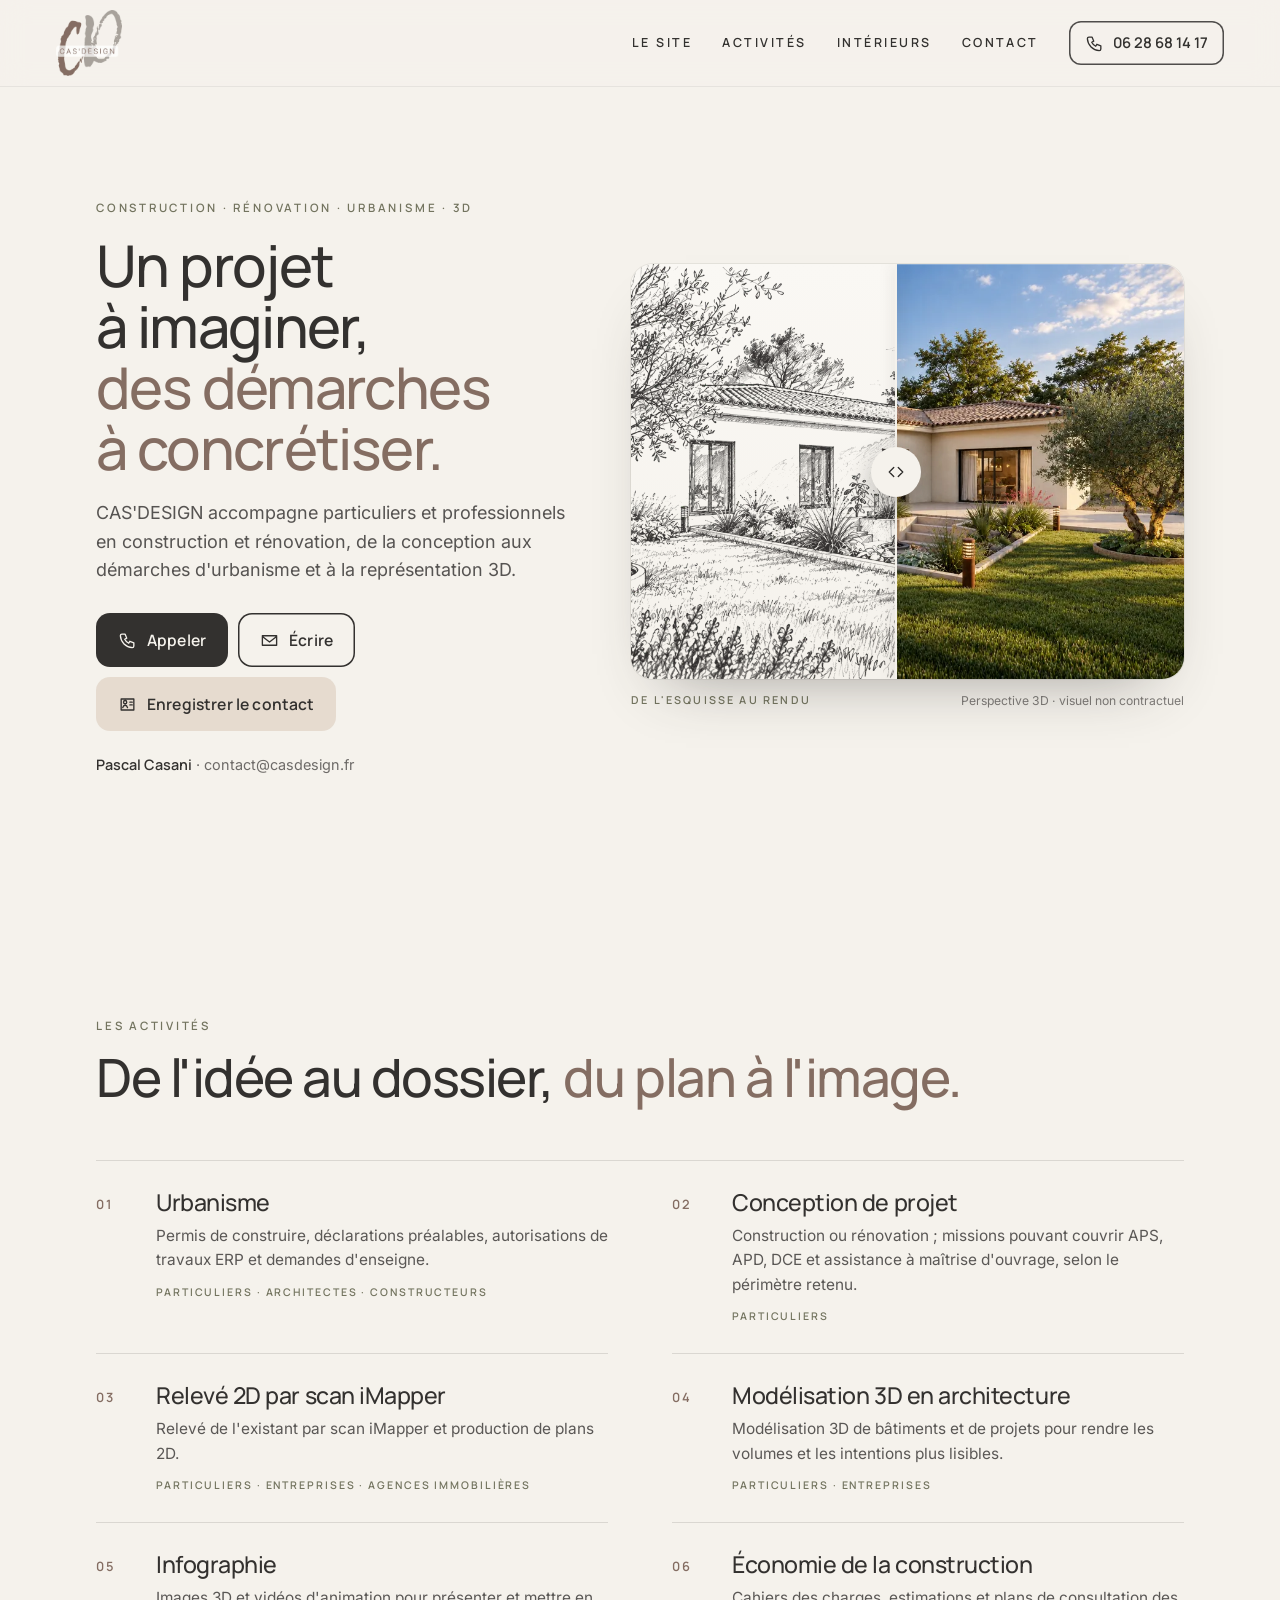
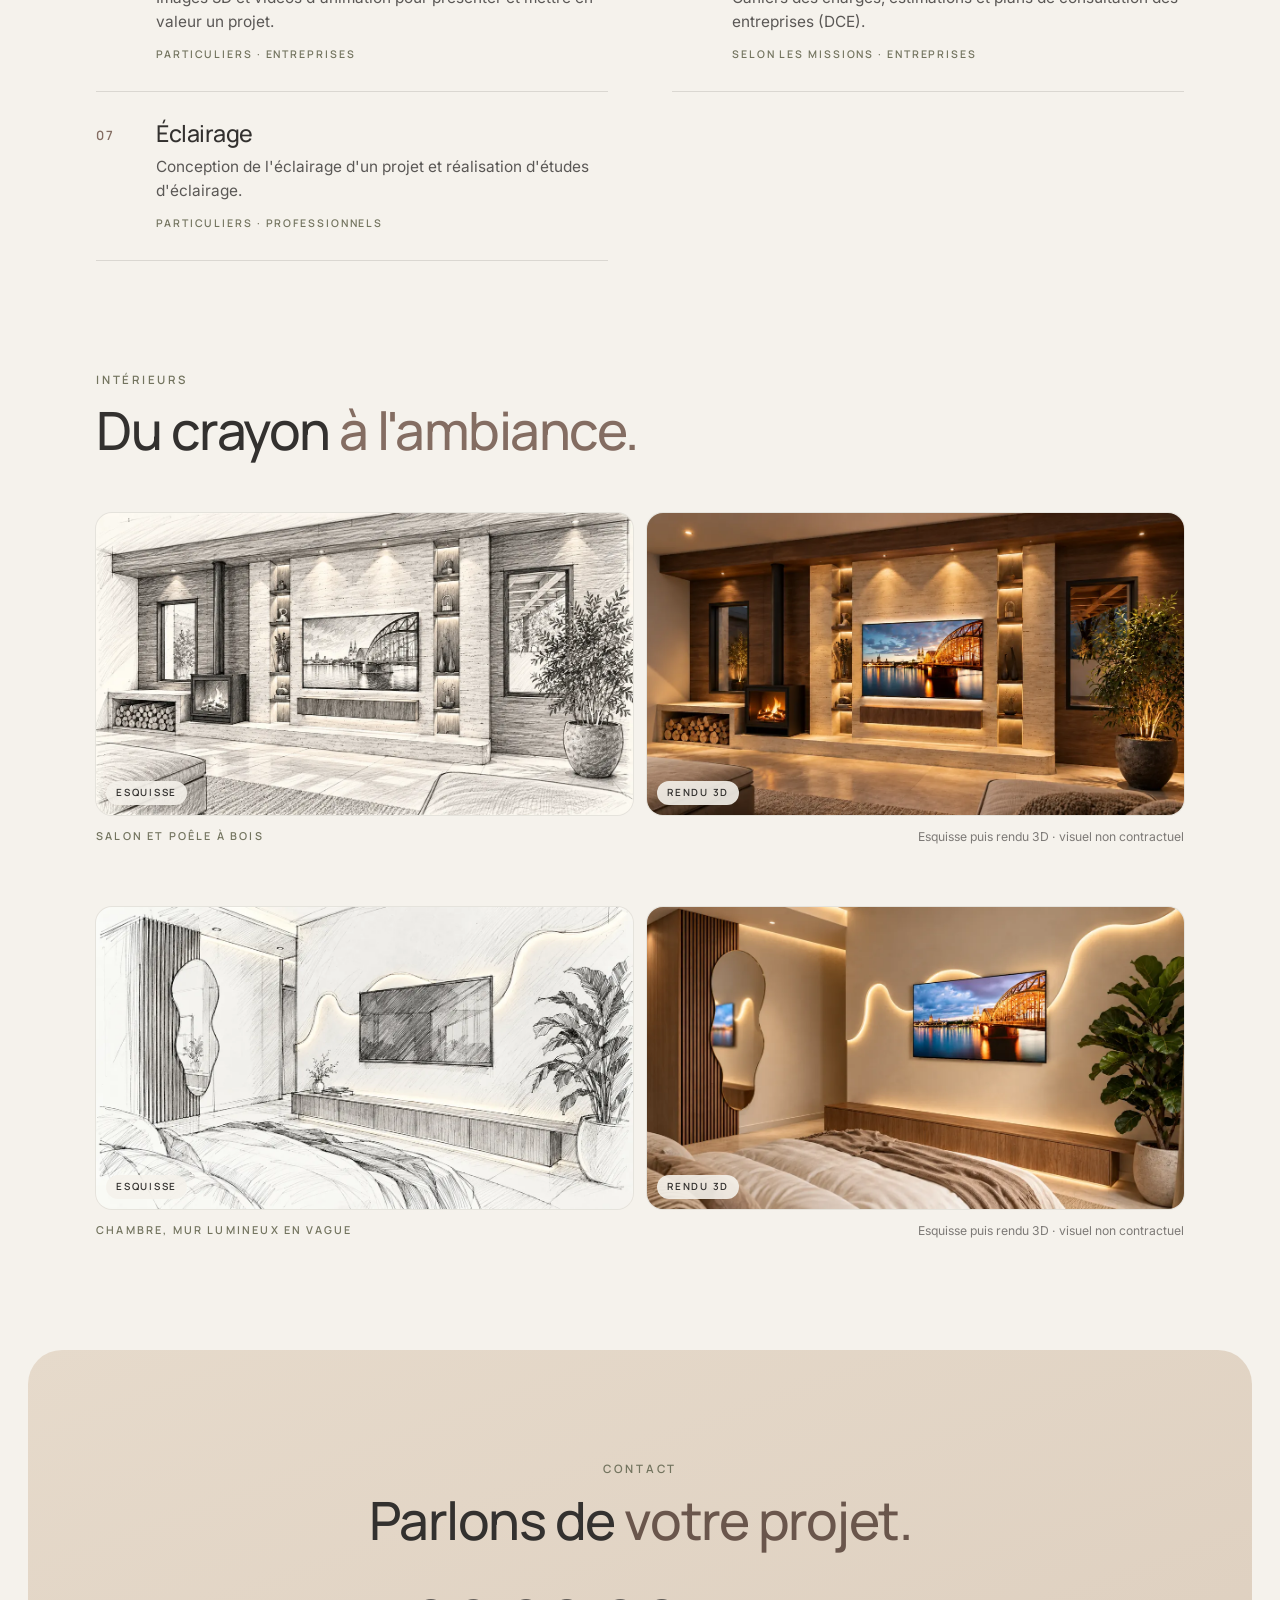
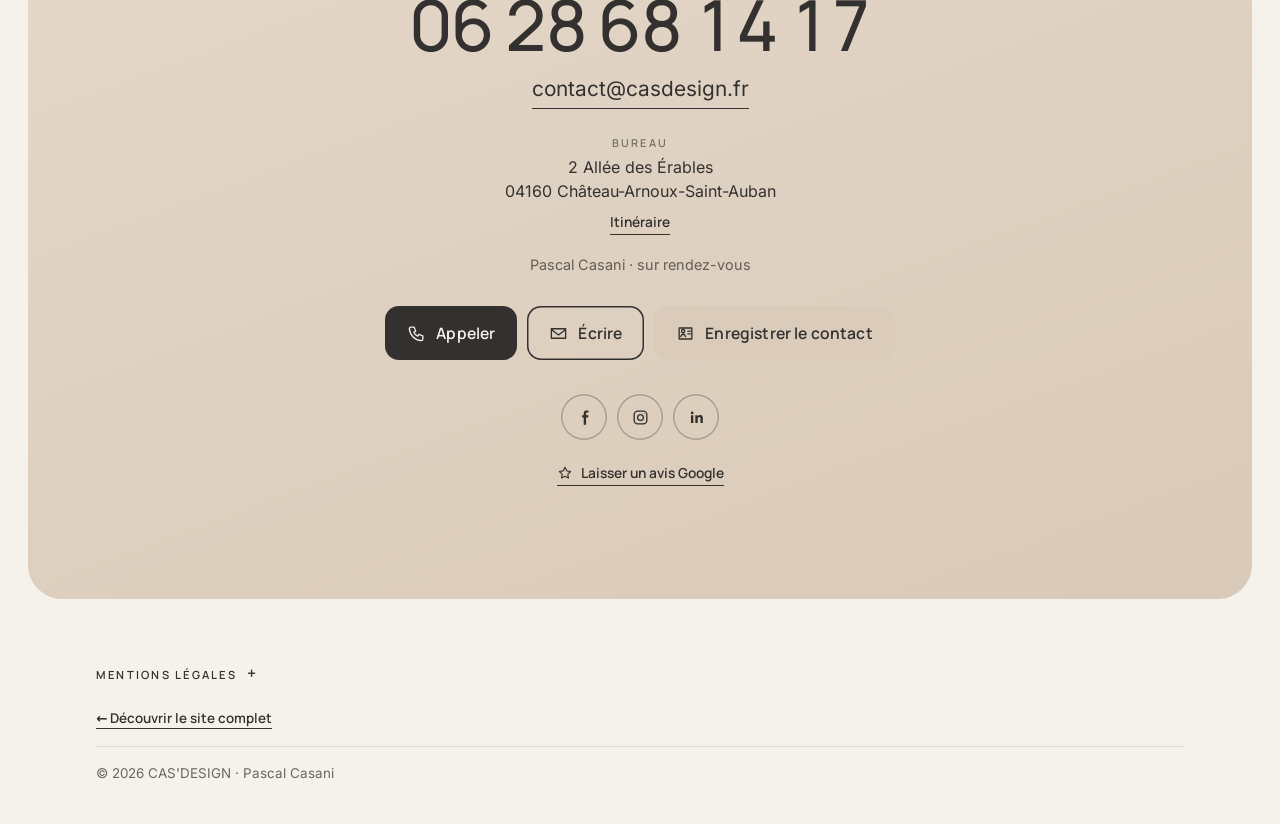
<file: contact/index.html>
<!doctype html>
<html lang="fr">
<head>
<meta charset="utf-8">
<meta name="viewport" content="width=device-width, initial-scale=1, viewport-fit=cover">
<title>CAS'DESIGN — Pascal Casani · Urbanisme, conception et 3D à Château-Arnoux-Saint-Auban</title>
<meta name="description" content="CAS'DESIGN accompagne particuliers et professionnels en construction et rénovation, de la conception aux démarches d'urbanisme et à la représentation 3D. Bureau à Château-Arnoux-Saint-Auban (04). 06 28 68 14 17.">
<meta name="robots" content="noindex, nofollow">
<meta name="theme-color" content="#f5f2ec">
<meta name="format-detection" content="telephone=no">
<link rel="canonical" href="https://casdesign.fr/contact/">
<meta property="og:type" content="website">
<meta property="og:url" content="https://casdesign.fr/contact/">
<meta property="og:title" content="CAS'DESIGN — Un projet à imaginer, des démarches à concrétiser">
<meta property="og:description" content="Urbanisme, conception de projet, relevés, modélisation et images 3D. Pascal Casani · 06 28 68 14 17.">
<meta property="og:image" content="https://casdesign.fr/contact/assets/img/og.jpg">
<link rel="icon" href="assets/img/favicon.png" type="image/png">
<link rel="apple-touch-icon" href="assets/img/apple-touch-icon.png">
<link rel="preload" href="assets/fonts/manrope-latin-wght.woff2" as="font" type="font/woff2" crossorigin>
<link rel="preload" href="assets/fonts/inter-latin-wght.woff2" as="font" type="font/woff2" crossorigin>
<link rel="stylesheet" href="assets/css/style.css">
<script>document.documentElement.classList.add('js');</script>
<script type="application/ld+json">
{
  "@context": "https://schema.org",
  "@type": "ProfessionalService",
  "name": "CAS'DESIGN",
  "url": "https://casdesign.fr/",
  "telephone": "+33628681417",
  "email": "contact@casdesign.fr",
  "image": "https://casdesign.fr/assets/img/og.jpg",
  "founder": { "@type": "Person", "name": "Pascal Casani" },
  "address": {
    "@type": "PostalAddress",
    "streetAddress": "2 Allée des Érables",
    "postalCode": "04160",
    "addressLocality": "Château-Arnoux-Saint-Auban",
    "addressCountry": "FR"
  },
  "hasMap": "https://www.google.com/maps/place/?q=place_id:ChIJwagvKvujyxIRV45Y_J3KJ5k",
  "sameAs": [
    "https://www.facebook.com/CasDesign06",
    "https://www.instagram.com/cas___design/",
    "https://www.linkedin.com/in/pascal-casani-aa1874324"
  ],
  "description": "Urbanisme, conception de projet, relevés 2D, modélisation 3D, infographie, économie de la construction et éclairage."
}
</script>
</head>
<body>

<header class="top">
  <a class="top__brand" href="#accueil" aria-label="CAS'DESIGN — haut de page">
    <img src="assets/img/logo-360.webp" srcset="assets/img/logo-360.webp 1x, assets/img/logo-720.webp 2x" alt="CAS'DESIGN" width="360" height="362">
  </a>
  <nav class="top__nav" aria-label="Navigation">
    <a href="../" data-apercu>Le site</a>
    <a href="#activites">Activités</a>
    <a href="#interieurs">Intérieurs</a>
    <a href="#contact">Contact</a>
  </nav>
  <a class="top__call" href="tel:+33628681417">
    <svg viewBox="0 0 24 24" aria-hidden="true"><path d="M5 4h4l2 5-2.5 1.5a11 11 0 0 0 5 5L15 13l5 2v4a2 2 0 0 1-2 2A16 16 0 0 1 3 6a2 2 0 0 1 2-2z"/></svg>
    <span>06 28 68 14 17</span>
  </a>
</header>

<main id="accueil">

<!-- ============ PRÉSENTATION ============ -->
<section class="hero">
  <div class="hero__txt">
    <p class="eyebrow">Construction · Rénovation · Urbanisme · 3D</p>
    <h1 class="hero__title">Un projet à imaginer, <span>des démarches à concrétiser.</span></h1>
    <p class="hero__lead">CAS'DESIGN accompagne particuliers et professionnels en construction et rénovation, de la conception aux démarches d'urbanisme et à la représentation 3D.</p>
    <div class="actions">
      <a class="btn btn--dark" href="tel:+33628681417">
        <svg viewBox="0 0 24 24" aria-hidden="true"><path d="M5 4h4l2 5-2.5 1.5a11 11 0 0 0 5 5L15 13l5 2v4a2 2 0 0 1-2 2A16 16 0 0 1 3 6a2 2 0 0 1 2-2z"/></svg>
        Appeler
      </a>
      <a class="btn btn--line" href="mailto:contact@casdesign.fr">
        <svg viewBox="0 0 24 24" aria-hidden="true"><path d="M3 6h18v12H3zM3 7l9 7 9-7"/></svg>
        Écrire
      </a>
      <a class="btn btn--soft" href="pascal-casani.vcf" download>
        <svg viewBox="0 0 24 24" aria-hidden="true"><path d="M4 5h16v14H4zM9 11a2 2 0 1 0 0-4 2 2 0 0 0 0 4zM6 16c.5-2 1.6-3 3-3s2.5 1 3 3M15 9h3M15 12.5h3"/></svg>
        Enregistrer le contact
      </a>
    </div>
    <p class="hero__sign"><b>Pascal Casani</b> · contact@casdesign.fr</p>
  </div>

  <!-- same house, as a sketch and as a render: drag the handle -->
  <figure class="view" data-compare>
    <div class="view__stage">
      <picture class="view__sketch">
        <source media="(max-width: 760px)" srcset="assets/img/maison-esquisse-720.webp">
        <img src="assets/img/maison-esquisse-1200.webp" alt="Esquisse au crayon d'une maison de plain-pied et de son jardin" width="1200" height="675" fetchpriority="high">
      </picture>
      <picture class="view__render">
        <source media="(max-width: 760px)" srcset="assets/img/maison-rendu-720.webp">
        <img src="assets/img/maison-rendu-1200.webp" alt="La même maison en perspective 3D" width="1200" height="675">
      </picture>
      <div class="view__handle" role="slider" tabindex="0" aria-label="Passer de l'esquisse au rendu 3D" aria-valuemin="0" aria-valuemax="100" aria-valuenow="50">
        <i></i><span><svg viewBox="0 0 24 24" aria-hidden="true"><path d="M9 6l-6 6 6 6M15 6l6 6-6 6"/></svg></span>
      </div>
    </div>
    <figcaption><span>De l'esquisse au rendu</span><span>Perspective 3D · visuel non contractuel</span></figcaption>
  </figure>
</section>

<!-- ============ ACTIVITÉS ============ -->
<section class="acts" id="activites">
  <header class="sec-head">
    <p class="eyebrow reveal">Les activités</p>
    <h2 class="reveal">De l'idée au dossier, <span>du plan à l'image.</span></h2>
  </header>
  <ol class="acts__list">
    <li class="act reveal">
      <span class="act__n">01</span>
      <div>
        <h3>Urbanisme</h3>
        <p>Permis de construire, déclarations préalables, autorisations de travaux ERP et demandes d'enseigne.</p>
        <p class="act__for">Particuliers · Architectes · Constructeurs</p>
      </div>
    </li>
    <li class="act reveal">
      <span class="act__n">02</span>
      <div>
        <h3>Conception de projet</h3>
        <p>Construction ou rénovation ; missions pouvant couvrir APS, APD, DCE et assistance à maîtrise d'ouvrage, selon le périmètre retenu.</p>
        <p class="act__for">Particuliers</p>
      </div>
    </li>
    <li class="act reveal">
      <span class="act__n">03</span>
      <div>
        <h3>Relevé 2D par scan iMapper</h3>
        <p>Relevé de l'existant par scan iMapper et production de plans 2D.</p>
        <p class="act__for">Particuliers · Entreprises · Agences immobilières</p>
      </div>
    </li>
    <li class="act reveal">
      <span class="act__n">04</span>
      <div>
        <h3>Modélisation 3D en architecture</h3>
        <p>Modélisation 3D de bâtiments et de projets pour rendre les volumes et les intentions plus lisibles.</p>
        <p class="act__for">Particuliers · Entreprises</p>
      </div>
    </li>
    <li class="act reveal">
      <span class="act__n">05</span>
      <div>
        <h3>Infographie</h3>
        <p>Images 3D et vidéos d'animation pour présenter et mettre en valeur un projet.</p>
        <p class="act__for">Particuliers · Entreprises</p>
      </div>
    </li>
    <li class="act reveal">
      <span class="act__n">06</span>
      <div>
        <h3>Économie de la construction</h3>
        <p>Cahiers des charges, estimations et plans de consultation des entreprises (DCE).</p>
        <p class="act__for">Selon les missions · Entreprises</p>
      </div>
    </li>
    <li class="act reveal">
      <span class="act__n">07</span>
      <div>
        <h3>Éclairage</h3>
        <p>Conception de l'éclairage d'un projet et réalisation d'études d'éclairage.</p>
        <p class="act__for">Particuliers · Professionnels</p>
      </div>
    </li>
    <!-- 08 · Audit énergétique : à ajouter après confirmation du partenariat et de son périmètre -->
  </ol>
</section>

<!-- ============ INTÉRIEURS ============ -->
<section class="works" id="interieurs">
  <header class="sec-head">
    <p class="eyebrow reveal">Intérieurs</p>
    <h2 class="reveal">Du crayon <span>à l'ambiance.</span></h2>
  </header>
  <div class="works__list">
    <figure class="duo reveal">
      <div class="duo__row">
        <div class="duo__img">
          <picture>
            <source media="(max-width: 760px)" srcset="assets/img/salon-esquisse-720.webp">
            <img src="assets/img/salon-esquisse-1200.webp" alt="Esquisse au crayon d'un salon : poêle à bois, niches éclairées et écran mural" width="1200" height="675" loading="lazy">
          </picture>
          <span class="duo__tag">Esquisse</span>
        </div>
        <div class="duo__img">
          <picture>
            <source media="(max-width: 760px)" srcset="assets/img/salon-rendu-720.webp">
            <img src="assets/img/salon-rendu-1200.webp" alt="Le même salon en rendu 3D, éclairage chaleureux" width="1200" height="675" loading="lazy">
          </picture>
          <span class="duo__tag">Rendu 3D</span>
        </div>
      </div>
      <figcaption><span>Salon et poêle à bois</span><span>Esquisse puis rendu 3D · visuel non contractuel</span></figcaption>
    </figure>
    <figure class="duo reveal">
      <div class="duo__row">
        <div class="duo__img">
          <picture>
            <source media="(max-width: 760px)" srcset="assets/img/chambre-esquisse-720.webp">
            <img src="assets/img/chambre-esquisse-1200.webp" alt="Esquisse au crayon d'une chambre : miroir aux formes organiques, claustra en bois et mur lumineux en vague" width="1200" height="675" loading="lazy">
          </picture>
          <span class="duo__tag">Esquisse</span>
        </div>
        <div class="duo__img">
          <picture>
            <source media="(max-width: 760px)" srcset="assets/img/chambre-rendu-720.webp">
            <img src="assets/img/chambre-rendu-1200.webp" alt="La même chambre en rendu 3D" width="1200" height="675" loading="lazy">
          </picture>
          <span class="duo__tag">Rendu 3D</span>
        </div>
      </div>
      <figcaption><span>Chambre, mur lumineux en vague</span><span>Esquisse puis rendu 3D · visuel non contractuel</span></figcaption>
    </figure>
  </div>
</section>

<!-- ============ CONTACT ============ -->
<section class="contact" id="contact">
  <div class="contact__in">
    <p class="eyebrow reveal">Contact</p>
    <h2 class="reveal">Parlons de <span>votre projet.</span></h2>
    <a class="contact__tel reveal" href="tel:+33628681417">06 28 68 14 17</a>
    <a class="contact__mail reveal" href="mailto:contact@casdesign.fr">contact@casdesign.fr</a>
    <p class="contact__addr reveal"><b>Bureau</b>2 Allée des Érables<br>04160 Château-Arnoux-Saint-Auban</p>
    <a class="contact__map reveal" href="https://www.google.com/maps/search/?api=1&amp;query=CAS%27DESIGN%20Ch%C3%A2teau-Arnoux-Saint-Auban&amp;query_place_id=ChIJwagvKvujyxIRV45Y_J3KJ5k" target="_blank" rel="noopener">Itinéraire</a>
    <p class="contact__note reveal">Pascal Casani · sur rendez-vous</p>
    <div class="actions actions--center reveal">
      <a class="btn btn--dark" href="tel:+33628681417">
        <svg viewBox="0 0 24 24" aria-hidden="true"><path d="M5 4h4l2 5-2.5 1.5a11 11 0 0 0 5 5L15 13l5 2v4a2 2 0 0 1-2 2A16 16 0 0 1 3 6a2 2 0 0 1 2-2z"/></svg>
        Appeler
      </a>
      <a class="btn btn--line" href="mailto:contact@casdesign.fr">
        <svg viewBox="0 0 24 24" aria-hidden="true"><path d="M3 6h18v12H3zM3 7l9 7 9-7"/></svg>
        Écrire
      </a>
      <a class="btn btn--soft" href="pascal-casani.vcf" download>
        <svg viewBox="0 0 24 24" aria-hidden="true"><path d="M4 5h16v14H4zM9 11a2 2 0 1 0 0-4 2 2 0 0 0 0 4zM6 16c.5-2 1.6-3 3-3s2.5 1 3 3M15 9h3M15 12.5h3"/></svg>
        Enregistrer le contact
      </a>
    </div>
    <ul class="social reveal" aria-label="Réseaux sociaux">
      <li><a href="https://www.facebook.com/CasDesign06" target="_blank" rel="noopener" aria-label="Facebook"><svg viewBox="0 0 24 24" aria-hidden="true"><path d="M14 9V7.2c0-.9.3-1.4 1.5-1.4H17V3h-2.4C11.9 3 11 4.6 11 6.9V9H9v3h2v9h3v-9h2.6l.4-3z"/></svg></a></li>
      <li><a href="https://www.instagram.com/cas___design/" target="_blank" rel="noopener" aria-label="Instagram"><svg viewBox="0 0 24 24" aria-hidden="true" class="is-line"><rect x="4" y="4" width="16" height="16" rx="4.5"/><circle cx="12" cy="12" r="3.6"/><circle cx="16.7" cy="7.3" r=".6"/></svg></a></li>
      <li><a href="https://www.linkedin.com/in/pascal-casani-aa1874324" target="_blank" rel="noopener" aria-label="LinkedIn"><svg viewBox="0 0 24 24" aria-hidden="true"><path d="M5 9h3v10H5zM6.5 4.5a1.75 1.75 0 1 1 0 3.5 1.75 1.75 0 0 1 0-3.5zM10.5 9h2.9v1.4h.1c.5-.9 1.6-1.7 3.1-1.7 2.8 0 3.4 1.8 3.4 4.2V19h-3v-5.3c0-1.3-.3-2.2-1.5-2.2s-1.9.9-1.9 2.2V19h-3.1z"/></svg></a></li>
    </ul>
    <a class="contact__review reveal" href="https://search.google.com/local/writereview?placeid=ChIJwagvKvujyxIRV45Y_J3KJ5k" target="_blank" rel="noopener">
      <svg viewBox="0 0 24 24" aria-hidden="true"><path d="M12 3.5l2.6 5.3 5.9.9-4.3 4.1 1 5.8-5.2-2.7-5.2 2.7 1-5.8-4.3-4.1 5.9-.9z"/></svg>
      Laisser un avis Google
    </a>
  </div>
</section>

</main>

<footer class="foot">
  <details class="legal">
    <summary>Mentions légales</summary>
    <div class="legal__in">
      <p><b>Éditeur du site</b><br>Les mentions complètes (éditeur, immatriculation, hébergeur) figureront sur la version définitive.</p>
      <p><b>Données personnelles et cookies</b><br>Ce site ne dépose aucun cookie, n'utilise aucun traceur et ne contient aucun formulaire. Les informations que vous transmettez par téléphone ou par e-mail servent uniquement à répondre à votre demande. Vous pouvez demander leur accès, leur rectification ou leur suppression à contact@casdesign.fr.</p>
      <p><b>Propriété intellectuelle</b><br>Les textes, esquisses, plans, modélisations et images 3D de ce site appartiennent à CAS'DESIGN ou sont présentés avec l'accord de leurs titulaires. Toute reproduction est soumise à autorisation. Les perspectives 3D sont des images de synthèse, non contractuelles.</p>
    </div>
  </details>
  <p class="foot__site" data-apercu><a href="../">← Découvrir le site complet</a></p>
  <p class="foot__base">© <span data-year>2026</span> CAS'DESIGN · Pascal Casani</p>
</footer>

<!-- quick actions, always at hand on a phone -->
<nav class="dock" aria-label="Contact rapide">
  <a href="tel:+33628681417"><svg viewBox="0 0 24 24" aria-hidden="true"><path d="M5 4h4l2 5-2.5 1.5a11 11 0 0 0 5 5L15 13l5 2v4a2 2 0 0 1-2 2A16 16 0 0 1 3 6a2 2 0 0 1 2-2z"/></svg>Appeler</a>
  <a href="mailto:contact@casdesign.fr"><svg viewBox="0 0 24 24" aria-hidden="true"><path d="M3 6h18v12H3zM3 7l9 7 9-7"/></svg>Écrire</a>
  <a href="pascal-casani.vcf" download><svg viewBox="0 0 24 24" aria-hidden="true"><path d="M4 5h16v14H4zM9 11a2 2 0 1 0 0-4 2 2 0 0 0 0 4zM6 16c.5-2 1.6-3 3-3s2.5 1 3 3M15 9h3M15 12.5h3"/></svg>Contact</a>
</nav>

<script src="assets/js/main.js" defer></script>
</body>
</html>
</file>
<file: contact/assets/css/style.css>
/* ==========================================================================
   CAS'DESIGN — page de présentation (étape 01)
   Palette et typographies du brief : ivoire, sable, pierre, taupe, olive, anthracite · Manrope + Inter
   ========================================================================== */

@font-face { font-family: "Manrope"; src: url("../fonts/manrope-latin-wght.woff2") format("woff2"); font-weight: 200 800; font-style: normal; font-display: swap; }
@font-face { font-family: "Inter"; src: url("../fonts/inter-latin-wght.woff2") format("woff2"); font-weight: 100 900; font-style: normal; font-display: swap; }

:root {
  --ivoire: #f5f2ec;
  --sable: #d9c9b8;
  --pierre: #a8a29c;
  --taupe: #846d62;
  --taupe-fonce: #6a564c;      /* taupe assombri : même teinte, lisible en petit corps */
  --olive: #73745f;
  --anthracite: #33312f;

  --f-title: "Manrope", system-ui, sans-serif;
  --f-text: "Inter", system-ui, sans-serif;
  --ease: cubic-bezier(.22, 1, .36, 1);
  --pad: clamp(20px, 5vw, 56px);
  --max: 1200px;
}

*, *::before, *::after { box-sizing: border-box; margin: 0; padding: 0; }
html { -webkit-text-size-adjust: 100%; scroll-behavior: smooth; scroll-padding-top: 84px; }
body {
  font-family: var(--f-text); font-size: 1rem; line-height: 1.6; color: var(--anthracite); background: var(--ivoire);
  -webkit-font-smoothing: antialiased; text-rendering: optimizeLegibility; overflow-x: hidden;
}
img, svg { display: block; max-width: 100%; }
a { color: inherit; text-decoration: none; }
ol, ul { list-style: none; }
:focus-visible { outline: 2px solid var(--taupe-fonce); outline-offset: 3px; border-radius: 6px; }
::selection { background: var(--taupe); color: var(--ivoire); }

.eyebrow { font-family: var(--f-title); font-weight: 600; font-size: .72rem; letter-spacing: .24em; text-transform: uppercase; color: var(--olive); }

h1, h2, h3 { font-family: var(--f-title); font-weight: 500; letter-spacing: -.028em; line-height: 1.06; text-wrap: balance; }
h1 span, h2 span { color: var(--taupe); }

/* ---------- boutons ---------- */
.btn {
  display: inline-flex; align-items: center; justify-content: center; gap: 10px; min-height: 54px; padding: 0 22px; border-radius: 14px;
  font-family: var(--f-title); font-weight: 600; font-size: .98rem; letter-spacing: .01em; white-space: nowrap;
  transition: transform .5s var(--ease), background .3s, color .3s, box-shadow .3s;
}
.btn svg, .top__call svg, .dock svg { width: 19px; height: 19px; flex: none; fill: none; stroke: currentColor; stroke-width: 1.7; stroke-linecap: round; stroke-linejoin: round; }
.btn:active { transform: scale(.97); }
.btn--dark { background: var(--anthracite); color: var(--ivoire); }
.btn--line { box-shadow: inset 0 0 0 1.5px var(--anthracite); }
.btn--soft { background: rgba(217, 201, 184, .55); }
@media (hover: hover) {
  .btn:hover { transform: translateY(-2px); }
  .btn--dark:hover { background: var(--taupe-fonce); }
  .btn--line:hover { background: var(--anthracite); color: var(--ivoire); }
  .btn--soft:hover { background: var(--sable); }
}
.actions { display: flex; flex-wrap: wrap; gap: 10px; }
.actions--center { justify-content: center; }

/* ---------- en-tête ---------- */
.top {
  position: sticky; top: 0; z-index: 50; display: flex; align-items: center; justify-content: space-between; gap: 16px;
  padding: 10px var(--pad); background: rgba(245, 242, 236, .86); backdrop-filter: blur(14px); -webkit-backdrop-filter: blur(14px);
  border-bottom: 1px solid rgba(51, 49, 47, .07);
}
.top__brand img { width: 58px; height: auto; }
.top__nav { display: none; gap: 30px; font-family: var(--f-title); font-weight: 600; font-size: .78rem; letter-spacing: .2em; text-transform: uppercase; }
.top__nav a { padding: 8px 0; background: linear-gradient(currentColor, currentColor) 0 100% / 0 1.5px no-repeat; transition: background-size .5s var(--ease); }
.top__nav a:hover { background-size: 100% 1.5px; }
.top__call { display: inline-flex; align-items: center; gap: 9px; min-height: 44px; padding: 0 16px; border-radius: 12px; font-family: var(--f-title); font-weight: 600; font-size: .92rem; box-shadow: inset 0 0 0 1.5px rgba(51, 49, 47, .85); transition: background .3s, color .3s; }
.top__call:hover { background: var(--anthracite); color: var(--ivoire); }

/* ---------- présentation ---------- */
.hero { max-width: var(--max); margin: 0 auto; padding: clamp(30px, 7vw, 76px) var(--pad) clamp(40px, 8vw, 90px); display: grid; gap: clamp(30px, 6vw, 64px); }
.hero__title { font-size: clamp(2.15rem, 9.2vw, 4.3rem); margin: 18px 0 20px; }
.hero__title span { display: block; }
.hero__lead { max-width: 46ch; font-size: clamp(1rem, 2.6vw, 1.12rem); color: rgba(51, 49, 47, .82); }
.hero .actions { margin-top: 28px; }
.hero__sign { margin-top: 22px; font-size: .9rem; color: rgba(51, 49, 47, .7); }
.hero__sign b { font-family: var(--f-title); font-weight: 600; color: var(--anthracite); }

/* esquisse / rendu */
.view { min-width: 0; }
.view__stage {
  --x: 100%;
  position: relative; aspect-ratio: 16 / 9; border-radius: 18px; overflow: hidden; touch-action: pan-y; user-select: none; -webkit-user-select: none; cursor: ew-resize;
  background: linear-gradient(180deg, #faf8f4, var(--ivoire));
  box-shadow: 0 0 0 1px rgba(51, 49, 47, .08), 0 30px 60px -34px rgba(51, 49, 47, .45);
}
.view__stage picture, .view__stage img { position: absolute; inset: 0; width: 100%; height: 100%; }
.view__stage img { object-fit: cover; pointer-events: none; }
.view__render { clip-path: inset(0 0 0 var(--x)); }
.view__handle { position: absolute; top: 0; bottom: 0; left: var(--x); width: 0; z-index: 2; outline-offset: 0; }
.view__handle i { position: absolute; left: -1px; top: 0; bottom: 0; width: 2px; background: var(--ivoire); box-shadow: 0 0 14px rgba(51, 49, 47, .35); }
.view__handle span { position: absolute; left: -25px; top: 50%; width: 50px; height: 50px; margin-top: -25px; border-radius: 50%; display: grid; place-items: center; background: var(--ivoire); color: var(--anthracite); box-shadow: 0 8px 24px rgba(51, 49, 47, .32); }
.view__handle svg { width: 18px; height: 18px; fill: none; stroke: currentColor; stroke-width: 1.8; stroke-linecap: round; stroke-linejoin: round; }
.view figcaption, .duo figcaption { display: flex; justify-content: space-between; flex-wrap: wrap; gap: 4px 20px; margin-top: 12px; font-size: .76rem; color: rgba(51, 49, 47, .62); }
.view figcaption span:first-child, .duo figcaption span:first-child { font-family: var(--f-title); font-weight: 600; letter-spacing: .2em; text-transform: uppercase; color: var(--olive); font-size: .68rem; }

/* ---------- activités ---------- */
.acts { max-width: var(--max); margin: 0 auto; padding: clamp(46px, 9vw, 110px) var(--pad); }
.sec-head h2, .contact h2 { font-size: clamp(1.8rem, 6.6vw, 3.3rem); margin-top: 14px; }
.acts__list { margin-top: clamp(26px, 5vw, 54px); display: grid; border-top: 1px solid rgba(51, 49, 47, .14); }
.act { display: grid; grid-template-columns: 46px 1fr; gap: 6px; padding: 22px 0; border-bottom: 1px solid rgba(51, 49, 47, .14); }
.act__n { font-family: var(--f-title); font-weight: 600; font-size: .8rem; letter-spacing: .12em; color: var(--taupe); padding-top: 5px; }
.act h3 { font-size: clamp(1.18rem, 3.6vw, 1.45rem); letter-spacing: -.02em; line-height: 1.2; }
.act p { margin-top: 7px; font-size: .96rem; color: rgba(51, 49, 47, .8); max-width: 54ch; }
.act .act__for { margin-top: 11px; font-family: var(--f-title); font-weight: 600; font-size: .66rem; letter-spacing: .18em; text-transform: uppercase; color: var(--olive); }

/* ---------- intérieurs : esquisse et rendu côte à côte (à faire glisser sur téléphone) ---------- */
.works { max-width: var(--max); margin: 0 auto; padding: 0 var(--pad) clamp(46px, 9vw, 110px); }
.works__list { margin-top: clamp(26px, 5vw, 54px); display: grid; gap: clamp(34px, 6vw, 60px); }
.duo { min-width: 0; }
.duo__row {
  display: grid; grid-auto-flow: column; grid-auto-columns: 86%; gap: 10px; overflow-x: auto; scroll-snap-type: x mandatory; scrollbar-width: none;
  margin: 0 calc(var(--pad) * -1); padding: 0 var(--pad); scroll-padding: 0 var(--pad);
}
.duo__row::-webkit-scrollbar { display: none; }
.duo__img { position: relative; scroll-snap-align: start; aspect-ratio: 16 / 9; border-radius: 16px; overflow: hidden; background: #ece6dd; box-shadow: 0 0 0 1px rgba(51, 49, 47, .08); }
.duo__img img { width: 100%; height: 100%; object-fit: cover; }
.duo__tag { position: absolute; left: 10px; bottom: 10px; padding: 4px 10px; border-radius: 999px; background: rgba(245, 242, 236, .9); font-family: var(--f-title); font-weight: 600; font-size: .62rem; letter-spacing: .18em; text-transform: uppercase; }

/* ---------- contact ---------- */
.contact { padding: 0 clamp(10px, 2.4vw, 28px) clamp(10px, 2.4vw, 28px); }
.contact__in {
  max-width: 1380px; margin: 0 auto; padding: clamp(50px, 10vw, 110px) var(--pad); border-radius: clamp(20px, 3vw, 34px); text-align: center;
  background: linear-gradient(160deg, #e6dacb, var(--sable));
}
.contact h2 span { color: var(--taupe-fonce); }
.contact__tel { display: block; width: max-content; max-width: 100%; margin: clamp(22px, 5vw, 40px) auto 0; font-family: var(--f-title); font-weight: 500; font-size: clamp(2rem, 9.4vw, 4.4rem); letter-spacing: -.035em; line-height: 1.05; font-variant-numeric: tabular-nums; }
.contact__mail { display: block; width: max-content; max-width: 100%; margin: 10px auto 0; font-size: clamp(1.02rem, 3.6vw, 1.3rem); background: linear-gradient(currentColor, currentColor) 0 100% / 100% 1px no-repeat; padding-bottom: 3px; }
.contact__addr { margin-top: 26px; font-size: 1rem; line-height: 1.5; }
.contact__addr b { display: block; margin-bottom: 4px; font-family: var(--f-title); font-weight: 600; font-size: .68rem; letter-spacing: .2em; text-transform: uppercase; color: var(--olive); }
.contact__map { display: inline-block; margin-top: 8px; font-family: var(--f-title); font-weight: 600; font-size: .86rem; background: linear-gradient(currentColor, currentColor) 0 100% / 100% 1px no-repeat; padding-bottom: 2px; }
.contact__note { margin-top: 18px; font-size: .9rem; color: rgba(51, 49, 47, .72); }
.contact .actions { margin-top: 30px; }
.social { display: flex; justify-content: center; gap: 10px; margin-top: 34px; }
.social a { width: 46px; height: 46px; border-radius: 50%; display: grid; place-items: center; box-shadow: inset 0 0 0 1.5px rgba(51, 49, 47, .3); transition: background .3s, color .3s, box-shadow .3s; }
.social a:hover { background: var(--anthracite); color: var(--ivoire); box-shadow: inset 0 0 0 1.5px var(--anthracite); }
.social svg { width: 19px; height: 19px; fill: currentColor; }
.social svg.is-line { fill: none; stroke: currentColor; stroke-width: 1.7; }
.social svg.is-line circle:last-child { fill: currentColor; stroke: none; }
.contact__review { display: inline-flex; align-items: center; gap: 8px; margin-top: 22px; font-family: var(--f-title); font-weight: 600; font-size: .86rem; background: linear-gradient(currentColor, currentColor) 0 100% / 100% 1px no-repeat; padding-bottom: 2px; }
.contact__review svg { width: 16px; height: 16px; fill: none; stroke: currentColor; stroke-width: 1.7; stroke-linejoin: round; }

/* ---------- pied de page ---------- */
.foot { max-width: var(--max); margin: 0 auto; padding: 26px var(--pad) 110px; font-size: .84rem; color: rgba(51, 49, 47, .72); }
.legal summary { cursor: pointer; width: max-content; font-family: var(--f-title); font-weight: 600; font-size: .7rem; letter-spacing: .2em; text-transform: uppercase; color: var(--anthracite); padding: 8px 0; list-style: none; }
.legal summary::-webkit-details-marker { display: none; }
.legal summary::after { content: "+"; display: inline-block; margin-left: 10px; font-size: 1rem; letter-spacing: 0; transition: transform .4s var(--ease); }
.legal[open] summary::after { transform: rotate(45deg); }
.legal__in { display: grid; gap: 16px; padding: 12px 0 8px; max-width: 70ch; }
.legal__in b { font-family: var(--f-title); font-weight: 600; color: var(--anthracite); }
.legal__in p[data-a-completer] { padding: 10px 14px; border-radius: 10px; background: rgba(217, 201, 184, .45); }
.legal__in span[data-a-completer] { padding: 1px 7px; border-radius: 6px; background: rgba(217, 201, 184, .6); }
.foot__site { margin-top: 14px; }
.foot__site a { font-family: var(--f-title); font-weight: 600; color: var(--anthracite); background: linear-gradient(currentColor, currentColor) 0 100% / 100% 1px no-repeat; padding-bottom: 2px; }
[hidden] { display: none !important; }
.foot__base { margin-top: 16px; padding-top: 16px; border-top: 1px solid rgba(51, 49, 47, .12); }

/* ---------- barre d'actions (mobile) ---------- */
.dock {
  position: fixed; left: 12px; right: 12px; bottom: calc(12px + env(safe-area-inset-bottom)); z-index: 60; display: grid; grid-template-columns: repeat(3, 1fr);
  padding: 6px; border-radius: 18px; background: rgba(51, 49, 47, .94); color: var(--ivoire); backdrop-filter: blur(12px); -webkit-backdrop-filter: blur(12px);
  box-shadow: 0 18px 40px -16px rgba(51, 49, 47, .7); transform: translateY(140%); transition: transform .7s var(--ease);
}
.dock.is-on { transform: none; }
.dock a { display: flex; align-items: center; justify-content: center; gap: 8px; min-height: 46px; border-radius: 13px; font-family: var(--f-title); font-weight: 600; font-size: .88rem; }
.dock a:active { background: rgba(245, 242, 236, .14); }

/* ---------- apparitions ---------- */
.js .reveal { opacity: 0; transform: translateY(22px); transition: opacity .9s var(--ease), transform 1.1s var(--ease); transition-delay: var(--d, 0s); }
.js .reveal.is-in { opacity: 1; transform: none; }
.js .hero__txt > *, .js .view { opacity: 0; animation: rise 1.1s var(--ease) forwards; }
.js .hero__txt > :nth-child(1) { animation-delay: .05s; }
.js .hero__txt > :nth-child(2) { animation-delay: .14s; }
.js .hero__txt > :nth-child(3) { animation-delay: .26s; }
.js .hero__txt > :nth-child(4) { animation-delay: .36s; }
.js .hero__txt > :nth-child(5) { animation-delay: .46s; }
.js .view { animation-delay: .3s; }
@keyframes rise { from { opacity: 0; transform: translateY(26px); } to { opacity: 1; transform: none; } }

/* ---------- écrans larges ---------- */
@media (min-width: 760px) {
  .top__brand img { width: 66px; }
  .top__nav { display: flex; margin-left: auto; margin-right: 14px; }
  .acts__list { grid-template-columns: 1fr 1fr; column-gap: clamp(30px, 5vw, 70px); }
  .duo__row { grid-auto-flow: row; grid-template-columns: 1fr 1fr; overflow: visible; margin: 0; padding: 0; gap: 14px; }
  .act { grid-template-columns: 54px 1fr; padding: 28px 0; }
  .dock { display: none; }
  .foot { padding-bottom: 40px; }
}
@media (min-width: 1000px) {
  .hero { grid-template-columns: minmax(0, .92fr) minmax(0, 1.08fr); align-items: center; min-height: calc(100svh - 80px); padding-top: 40px; padding-bottom: 60px; }
  .hero__title { font-size: clamp(2.8rem, 4.5vw, 4.3rem); }
  .view__stage { aspect-ratio: 4 / 3; border-radius: 22px; }
}
@media (max-width: 420px) {
  .top__call span { display: none; }
  .top__call { padding: 0 13px; }
  .hero .actions .btn { flex: 1 1 calc(50% - 5px); }
  .hero .actions .btn--soft { flex-basis: 100%; }
}

@media (prefers-reduced-motion: reduce) {
  html { scroll-behavior: auto; }
  .js .reveal, .js .hero__txt > *, .js .view { opacity: 1; transform: none; animation: none; transition: none; }
  .dock { transition: none; }
}
</file>
